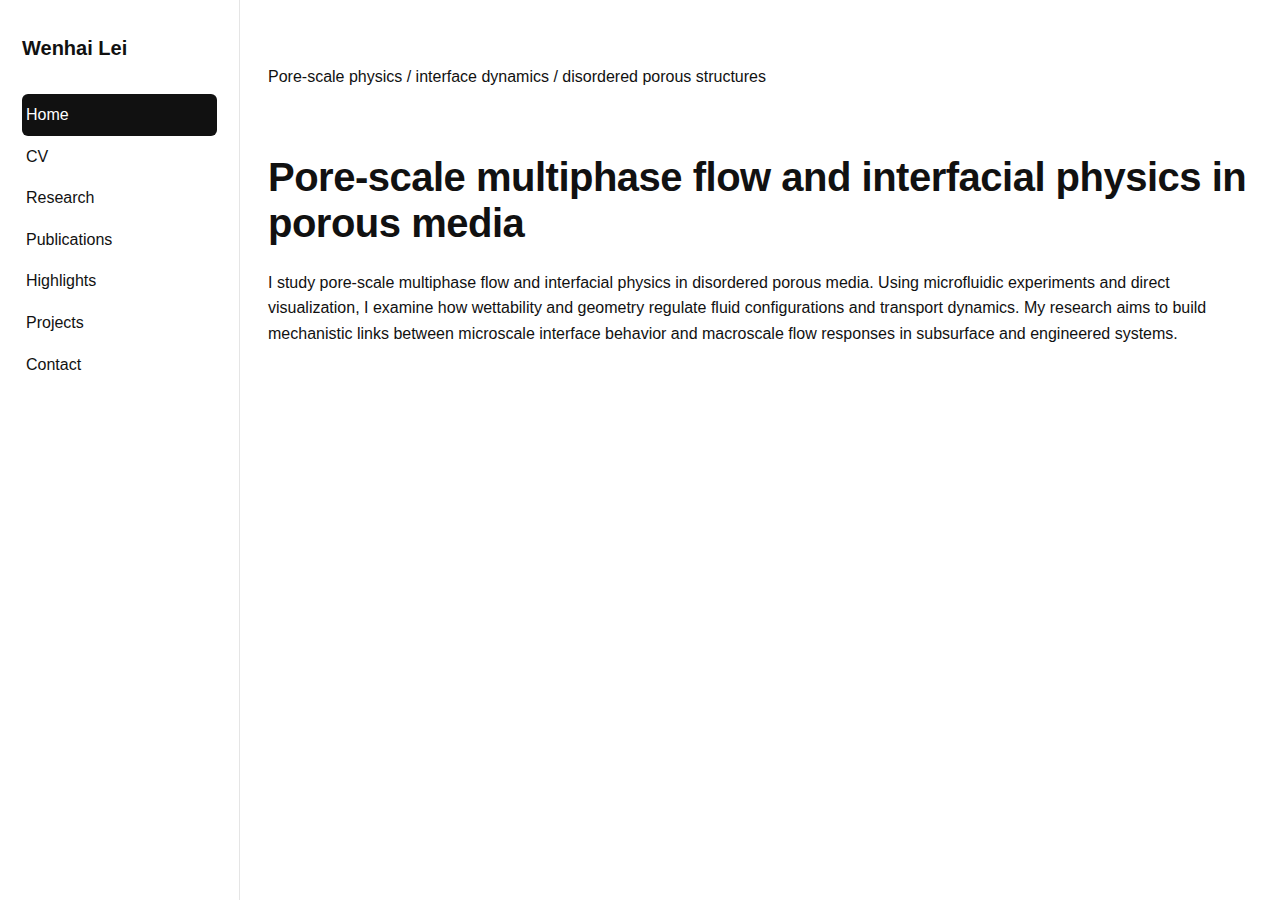
<file: index.html>
<!DOCTYPE html>
<html lang="en">
<head>
  <meta charset="UTF-8" />
  <meta name="viewport" content="width=device-width, initial-scale=1.0" />
  <title>Wenhai Lei</title>
  <link rel="stylesheet" href="style.css" />
</head>
<body>
<div class="layout">
  <aside class="sidebar">
    <div class="name">Wenhai Lei</div>
    <nav>
      <a href="index.html" class="active">Home</a>
      <a href="cv.html">CV</a>
      <a href="research.html">Research</a>
      <a href="publications.html">Publications</a>
      <a href="highlights.html">Highlights</a>
      <a href="projects.html">Projects</a>
      <a href="contact.html">Contact</a>
    </nav>
  </aside>

  <main>
    <!-- 轻微节奏呼吸定位句：副标题之下，主叙述之前 -->
    <p class="muted">Pore-scale physics / interface dynamics / disordered porous structures</p>

    <!-- 主标题下移形成节奏 -->
    <h1 style="margin-top:1.6em;">Pore-scale multiphase flow and interfacial physics in porous media</h1>
    <p>I study pore-scale multiphase flow and interfacial physics in disordered porous media. 
Using microfluidic experiments and direct visualization, I examine how wettability and geometry regulate fluid configurations and transport dynamics. 
My research aims to build mechanistic links between microscale interface behavior and macroscale flow responses in subsurface and engineered systems.
</p>
  </main>
</div>
</body>
</html>
</file>
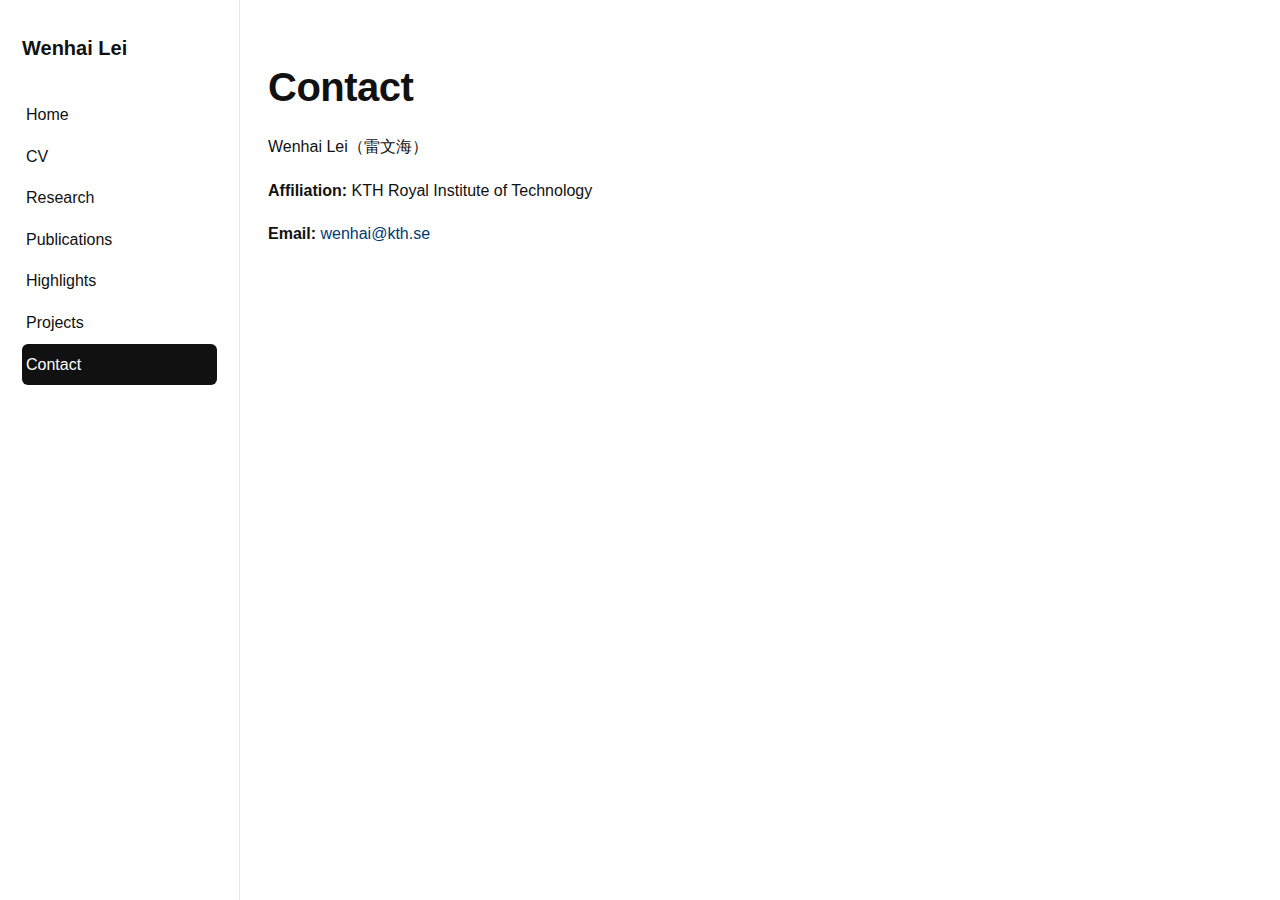
<file: contact.html>
<!DOCTYPE html>
<html lang="en">
<head>
<meta charset="UTF-8" />
<meta name="viewport" content="width=device-width, initial-scale=1.0" />
<title>Contact | Wenhai Lei</title>
<link rel="stylesheet" href="style.css" />
<!-- 联系方式页面：按你的要求，不放图片/LOGO，不放表单。仅英文可见文本，中文用于注释说明。 -->
</head>
<body>
<div class="layout">
  <!-- 左侧导航（与其他页面一致） -->
  <aside class="sidebar">
    <div class="name">Wenhai Lei</div>
    <nav>
      <a href="index.html">Home</a>
      <a href="cv.html">CV</a>
      <a href="research.html">Research</a>
      <a href="publications.html">Publications</a>
      <a href="highlights.html">Highlights</a>
      <a href="projects.html">Projects</a>
      <a href="contact.html" class="active">Contact</a>
    </nav>
  </aside>

  <!-- 主体内容区 -->
  <main>
    <h1>Contact</h1>
    <!-- 下面三行替换为你的真实信息（本段落对外显示） -->
    <p><strong></strong> Wenhai Lei（雷文海）</p>
    <p><strong>Affiliation:</strong> KTH Royal Institute of Technology</p>
    <p><strong>Email:</strong> <a href="mailto:wenhai@kth.se">wenhai@kth.se</a></p>

    <!-- 可选：添加办公地址/实验室链接/学术主页（英文显示，中文写在注释里） -->
    <!-- <p><strong>Office:</strong> Room 5204, Teknikringen 8G, Stockholm, Sweden</p> -->
    <!-- <p><strong>Google Scholar:</strong> <a href="#">link</a> · <strong>ORCID:</strong> <a href="#">link</a> · <strong>GitHub:</strong> <a href="#">link</a></p> -->
  </main>
</div>
</body>
</html>
</file>
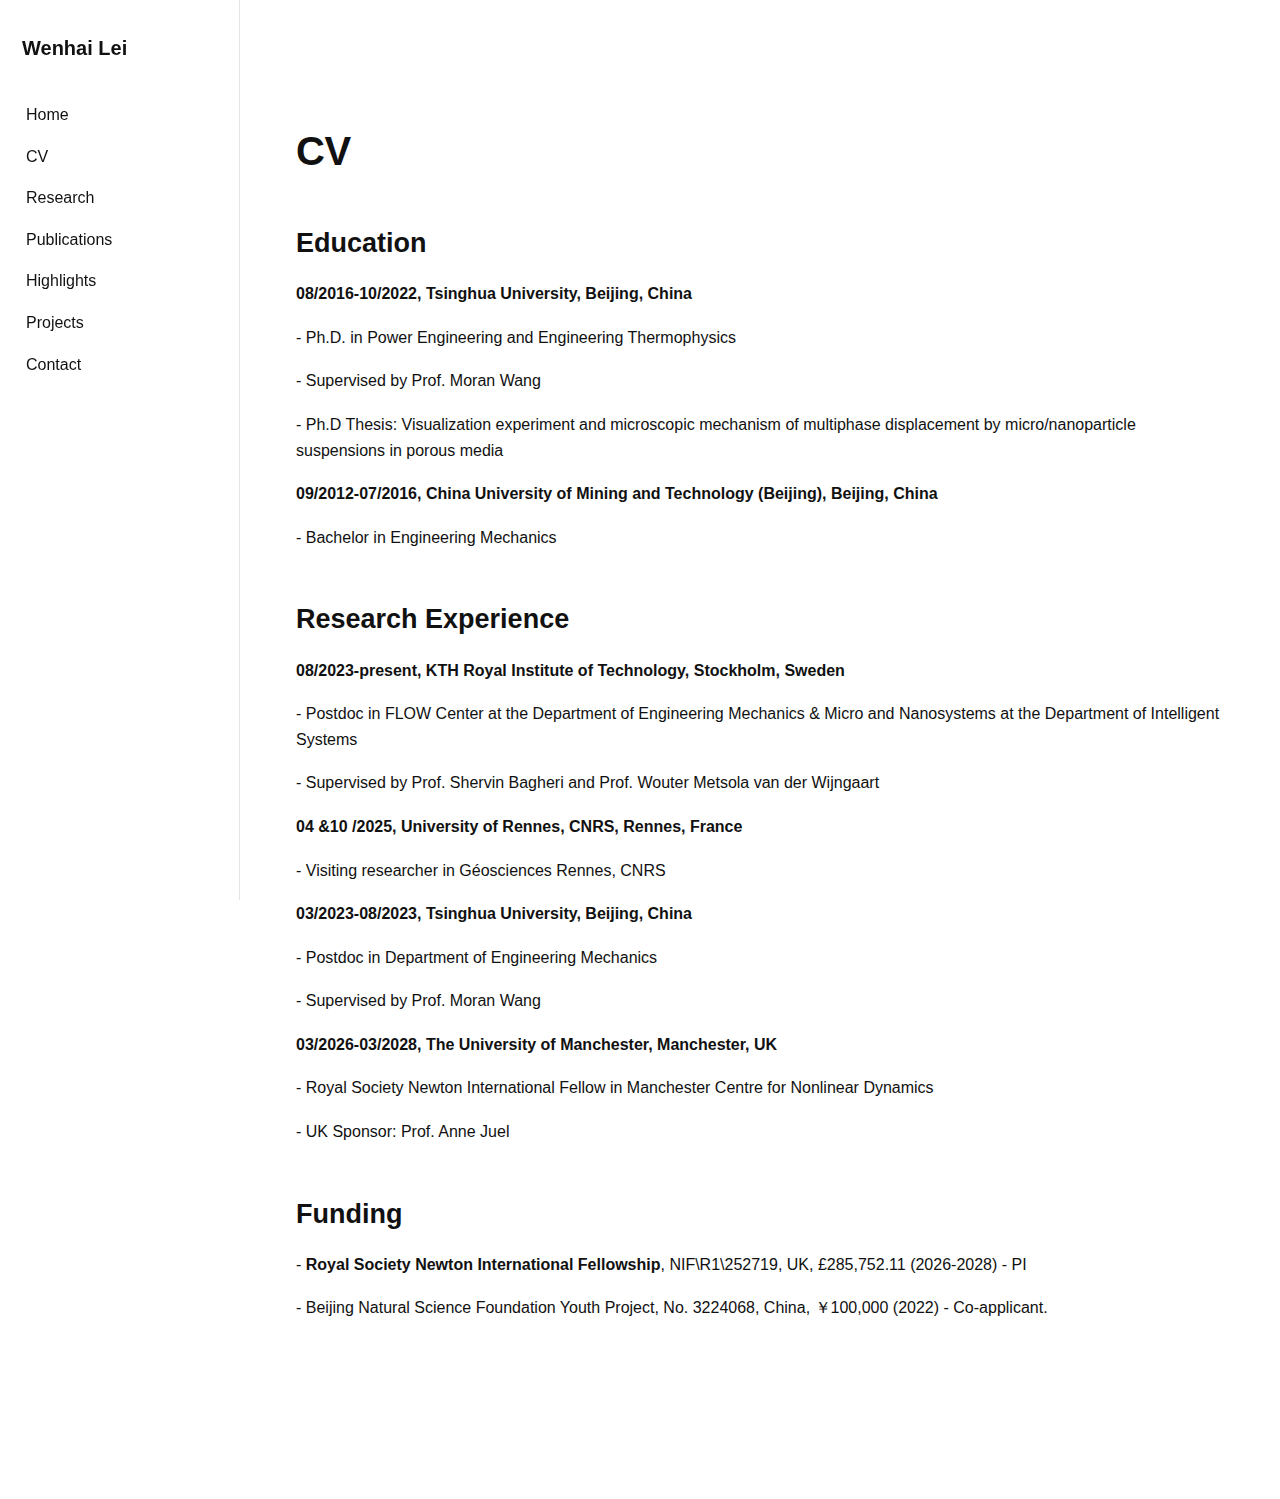
<file: cv.html>
<!DOCTYPE html>
<html lang="en">
<head>
<meta charset="UTF-8" />
<meta name="viewport" content="width=device-width, initial-scale=1.0" />
<title>CV | Wenhai Lei</title>
<link rel="stylesheet" href="styles.css" />
</head>
<body>
<div class="layout">
  <aside class="sidebar">
    <div class="name">Wenhai Lei</div>
    <nav>
      <a href="index.html">Home</a>
      <a href="cv.html">CV</a>
      <a href="research.html">Research</a>
      <a href="publications.html">Publications</a>
      <a href="highlights.html">Highlights</a>
      <a href="projects.html">Projects</a>
      <a href="contact.html">Contact</a>
    </nav>
  </aside>

  <main>
    <main class="content tight">
    <h1>CV</h1>

    <!-- ========================= EDUCATION ========================= -->
    <h2>Education</h2>
    <!-- 在此处粘贴你的教育经历（英文显示，中文注释不要删除） -->
    <!-- 示例格式：
    <p><strong>Ph.D., Petroleum Engineering</strong>, China University of Petroleum (Beijing), 2025</p>
    -->
    <p> <strong>08/2016-10/2022, Tsinghua University, Beijing, China</strong> </p>
        <p>    - Ph.D. in Power Engineering and Engineering Thermophysics</p> 
        <p>    - Supervised by Prof. Moran Wang</p>
        <p>    - Ph.D Thesis: Visualization experiment and microscopic mechanism of multiphase displacement by micro/nanoparticle suspensions in porous media </p>
   
    <p><strong>09/2012-07/2016, China University of Mining and Technology (Beijing), Beijing, China</strong></p>
        <p>    - Bachelor in Engineering Mechanics</p> 
    
    <!-- ========================= RESEARCH EXPERIENCE ========================= -->
    <h2>Research Experience</h2>
    <!-- 在此处粘贴你的科研/工作经历（按时间倒序） -->
    <p><strong>08/2023-present, KTH Royal Institute of Technology, Stockholm, Sweden</strong></p>
        <p>    - Postdoc in FLOW Center at the Department of Engineering Mechanics & Micro and Nanosystems at the Department of Intelligent Systems</p>
        <p>    - Supervised by Prof. Shervin Bagheri and Prof. Wouter Metsola van der Wijngaart</p>
        
    <p><strong>04 &10 /2025, University of Rennes, CNRS, Rennes, France</strong></p>
        <p>    - Visiting researcher in Géosciences Rennes, CNRS</p> 
    
    <p><strong>03/2023-08/2023, Tsinghua University, Beijing, China</strong></p>
        <p>    - Postdoc in Department of Engineering Mechanics</p>
        <p>    - Supervised by Prof. Moran Wang</p>
          
    <p><strong>03/2026-03/2028, The University of Manchester, Manchester, UK</strong></p>
        <p>    - Royal Society Newton International Fellow in Manchester Centre for Nonlinear Dynamics</p>  
        <p>    - UK Sponsor: Prof. Anne Juel</p>    
          
    <!-- ========================= FUNDING ========================= -->
    <h2>Funding</h2>
    <!-- 在此处粘贴你主持/参与的项目（英文显示） -->
        <p>    - <strong>Royal Society Newton International Fellowship</strong>, NIF\R1\252719, UK, £285,752.11 (2026-2028) - PI</p> 
        <p>    - Beijing Natural Science Foundation Youth Project, No. 3224068, China, ￥100,000 (2022) - Co-applicant. </p> 
  
  </main>
</div>

</body>
</html>
</file>
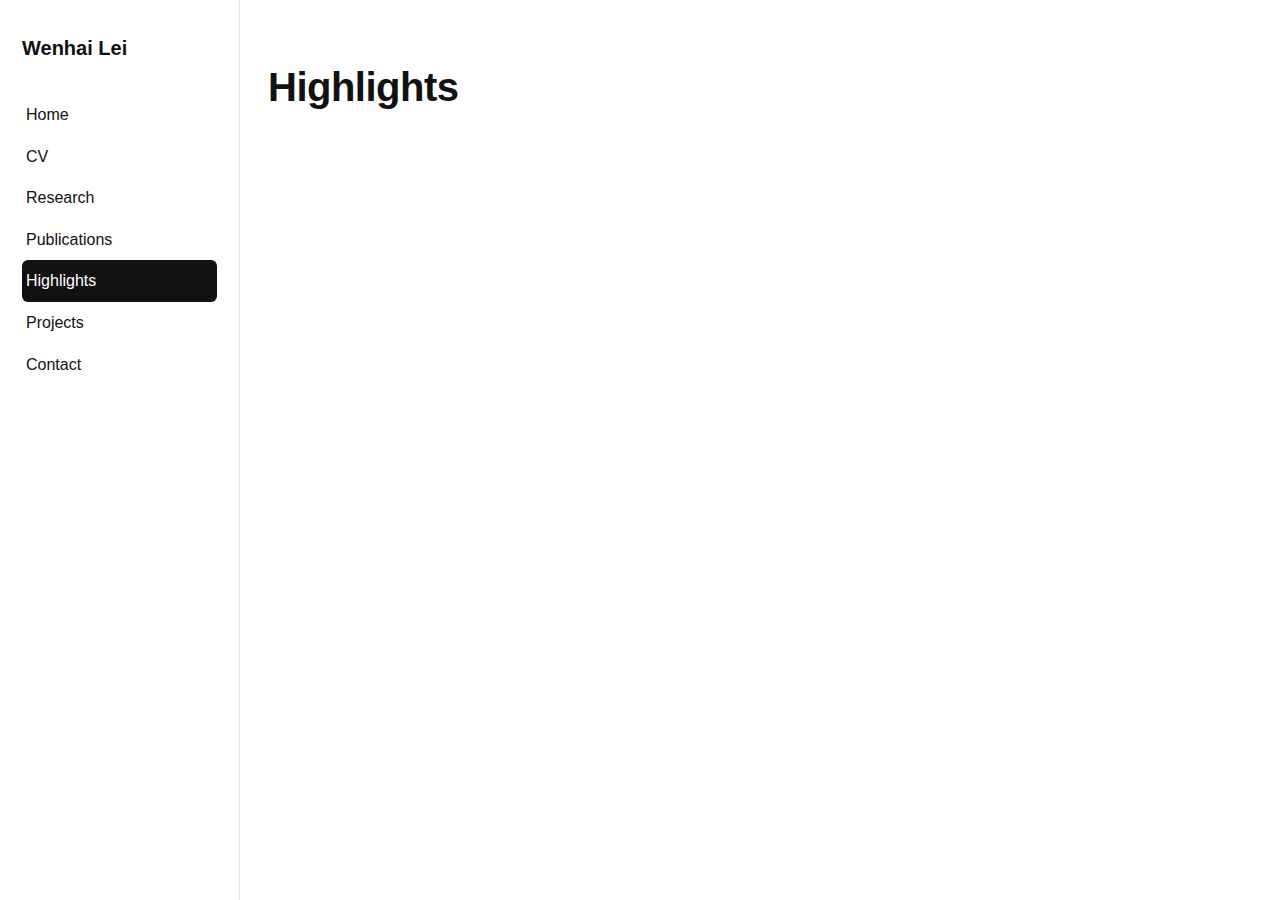
<file: highlights.html>
<!DOCTYPE html>
<html lang="en">
<head>
  <meta charset="UTF-8" />
  <meta name="viewport" content="width=device-width, initial-scale=1.0" />
  <title>Highlights | Wenhai Lei</title>
  <link rel="stylesheet" href="styles.css" />
</head>
<body>
<div class="layout">
  <aside class="sidebar">
    <div class="name">Wenhai Lei</div>
    <nav>
      <a href="index.html">Home</a>
      <a href="cv.html">CV</a>
      <a href="research.html">Research</a>
      <a href="publications.html">Publications</a>
      <a href="highlights.html" class="active">Highlights</a>
      <a href="projects.html">Projects</a>
      <a href="contact.html">Contact</a>
    </nav>
  </aside>

  <main>
    <h1>Highlights</h1>

    <!--
    本页是可选的“展示页”。
    如果你不想展示任何内容，可以保持为空，不影响整体结构。
    如果未来需要展示：
    可放置：
      1) 获奖 / 提名 / 媒体报道
      2) 邀请报告 / Keynote / Seminar
      3) 合作团队 or Lab 成员照片（如未来建立独立团队）
    所有内容建议用 <ul> 简短列表，不要堆图。
    -->

    <p><!-- 暂时留空，无内容展示 --></p>
  </main>
</div>
</body>
</html>
</file>
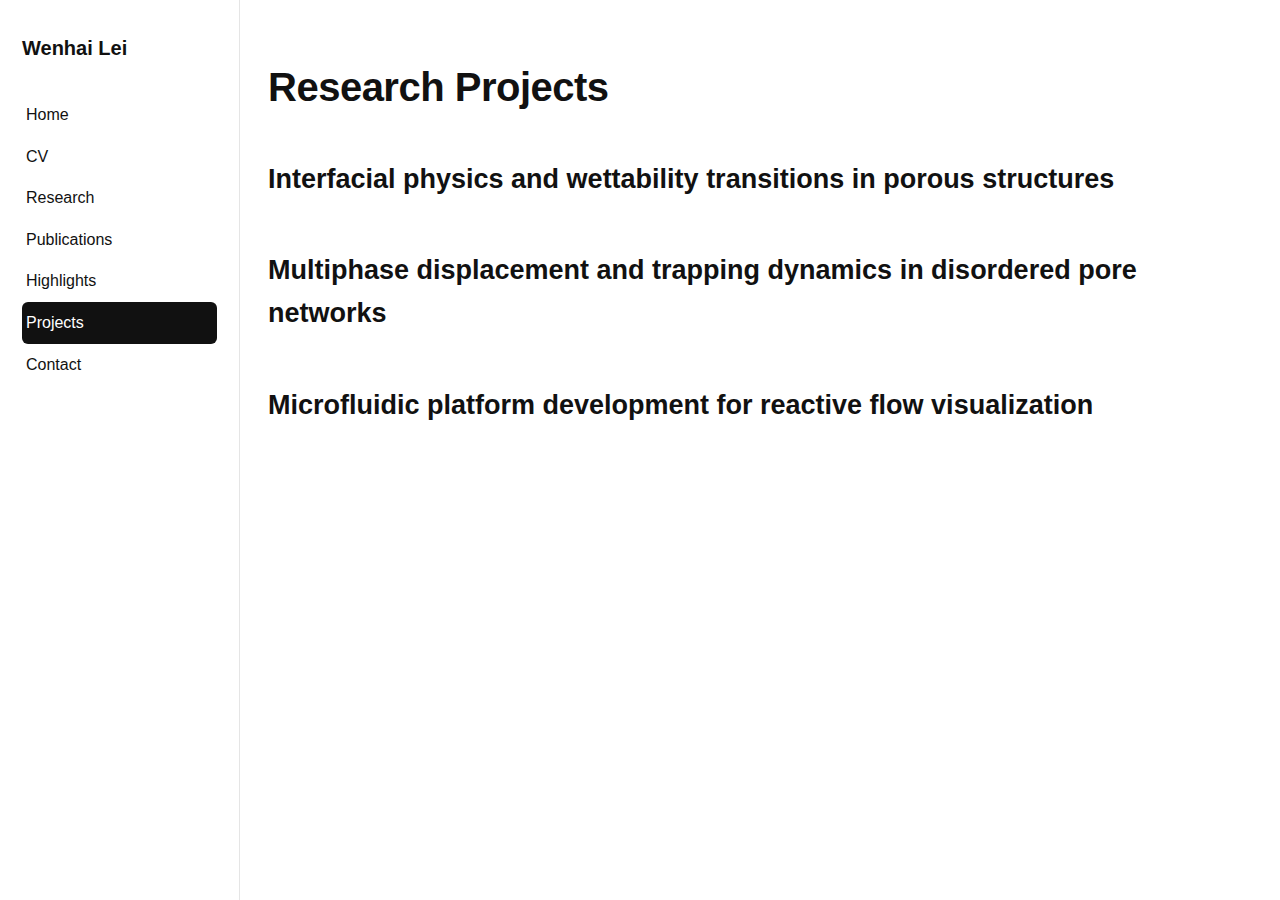
<file: projects.html>
<!DOCTYPE html>
<html lang="en">
<head>
  <meta charset="UTF-8" />
  <meta name="viewport" content="width=device-width, initial-scale=1.0" />
  <title>Projects | Wenhai Lei</title>
  <link rel="stylesheet" href="styles.css" />
</head>
<body>
<div class="layout">
  <aside class="sidebar">
    <div class="name">Wenhai Lei</div>
    <nav>
      <a href="index.html">Home</a>
      <a href="cv.html">CV</a>
      <a href="research.html">Research</a>
      <a href="publications.html">Publications</a>
      <a href="highlights.html">Highlights</a>
      <a href="projects.html" class="active">Projects</a>
      <a href="contact.html">Contact</a>
    </nav>
  </aside>

  <main>
    <h1>Research Projects</h1>

    <!--
    本页面用于展示“研究主线”，而不是具体学生/子课题。
    页面可见内容为英文，说明提示均为中文。
    每条主线建议写 3-6 行英文： 问题 → 方法 → 目标，不需要图。
    -->

    <section>
      <h2>Interfacial physics and wettability transitions in porous structures</h2>
      <p>
        <!-- 在这里写 2-4 句英文，描述你研究的“界面物理 + 润湿性切换机制”。
        建议结构：
        We investigate how wettability influences fluid-fluid interfaces in 2D and 3D replicated porous networks.
        Using microfluidic visualization, we resolve dynamic contact-line motion and curvature-regulated instabilities.
        These results establish mechanistic links between pore-scale interfacial physics and macroscopic displacement responses.
        -->
      </p>
    </section>

    <section>
      <h2>Multiphase displacement and trapping dynamics in disordered pore networks</h2>
      <p>
        <!-- 在这里写 2-4 句英文，描述“多相驱替、困滞、指进、俘获机制”。
        建议结构：
        We quantify displacement patterns and residual trapping under capillary-viscous competition.
        Microfluidic experiments reveal how geometry heterogeneity controls fluid entrapment, reversal pathways, and recovery efficiency.
        These insights provide mechanistic constraints for subsurface energy and geologic carbon storage scenarios.
        -->
      </p>
    </section>

    <section>
      <h2>Microfluidic platform development for reactive flow visualization</h2>
      <p>
        <!-- 在这里写 2-4 句英文，描述“芯片设计 + 系统集成 + 可视化建模”。
        建议结构：
        We design microfluidic platforms that replicate mineralogical, chemical, and geometric complexity at pore-scale.
        Integrated imaging, flow control, and reactive transport modules enable real-time visualization of dissolution, precipitation, and multiphase transitions.
        This platform links material reactivity to emergent flow behavior.
        -->
      </p>
    </section>

  </main>
</div>
</body>
</html>
</file>
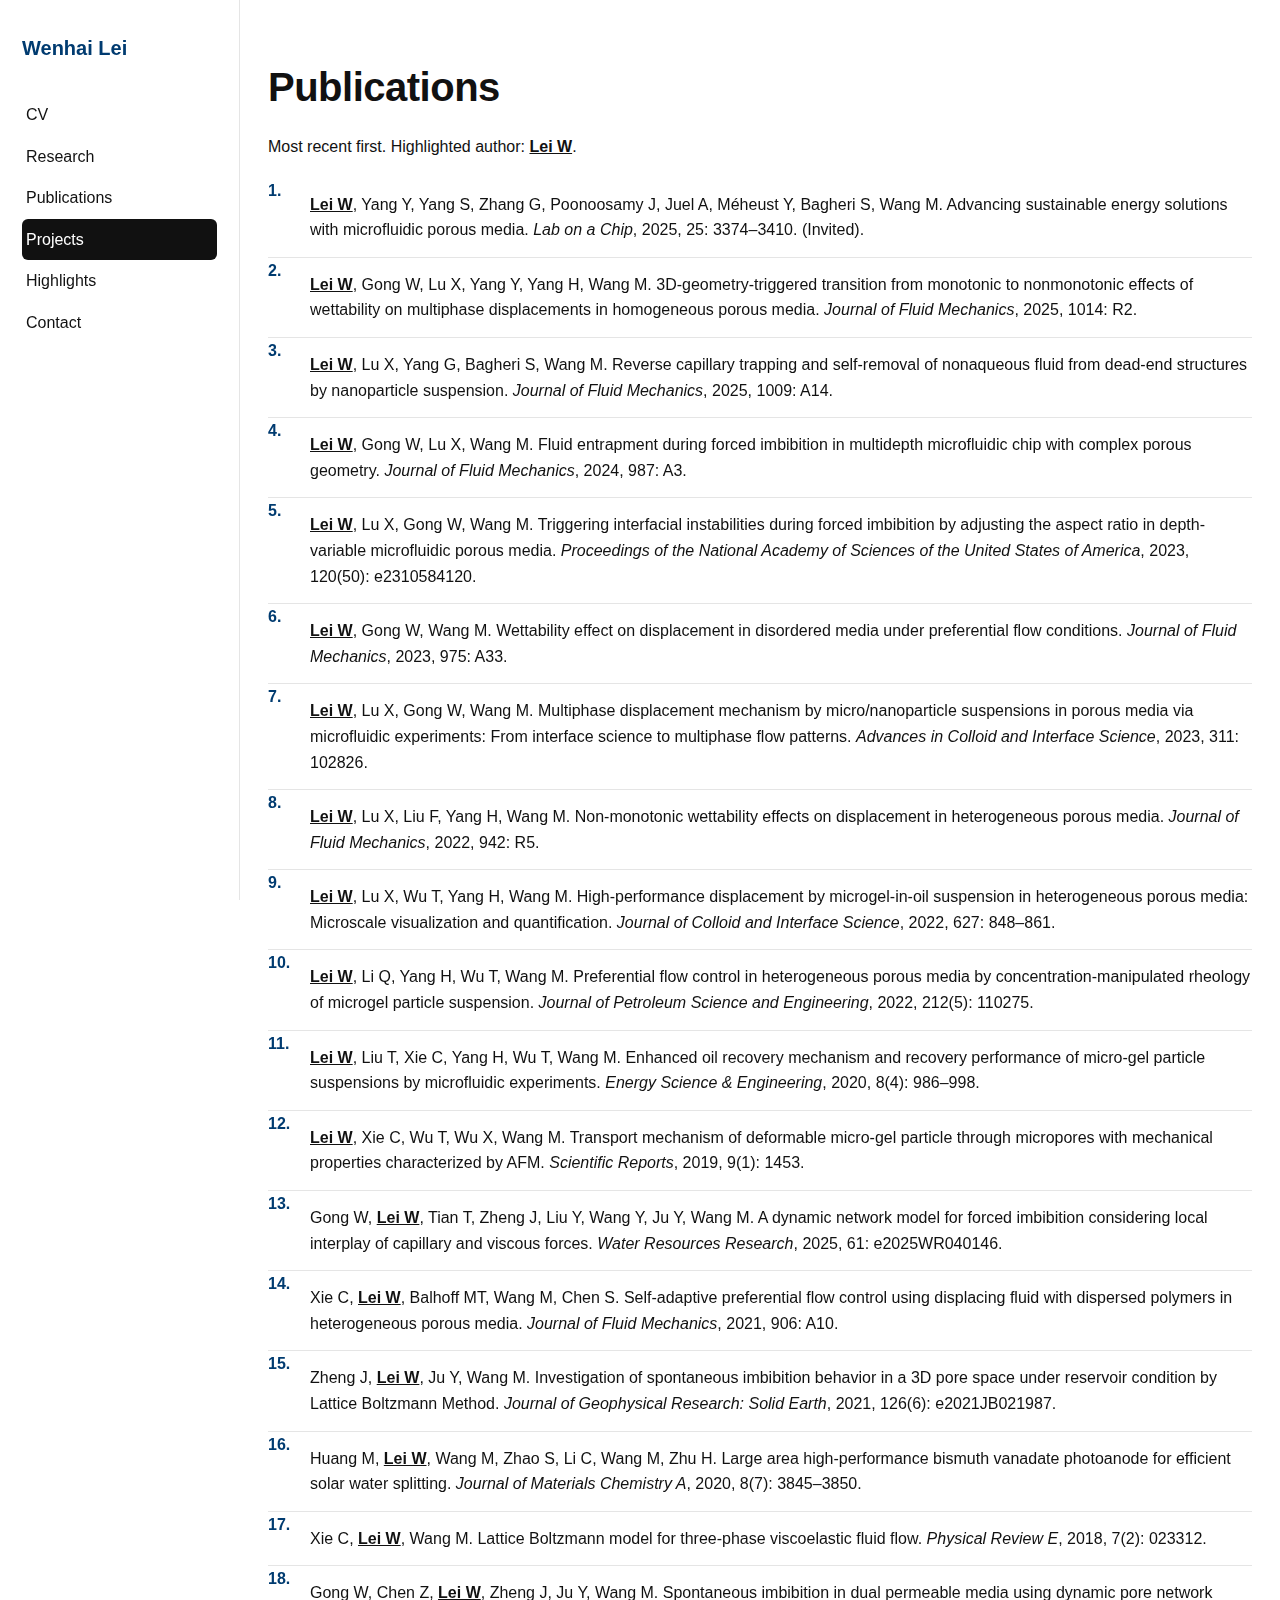
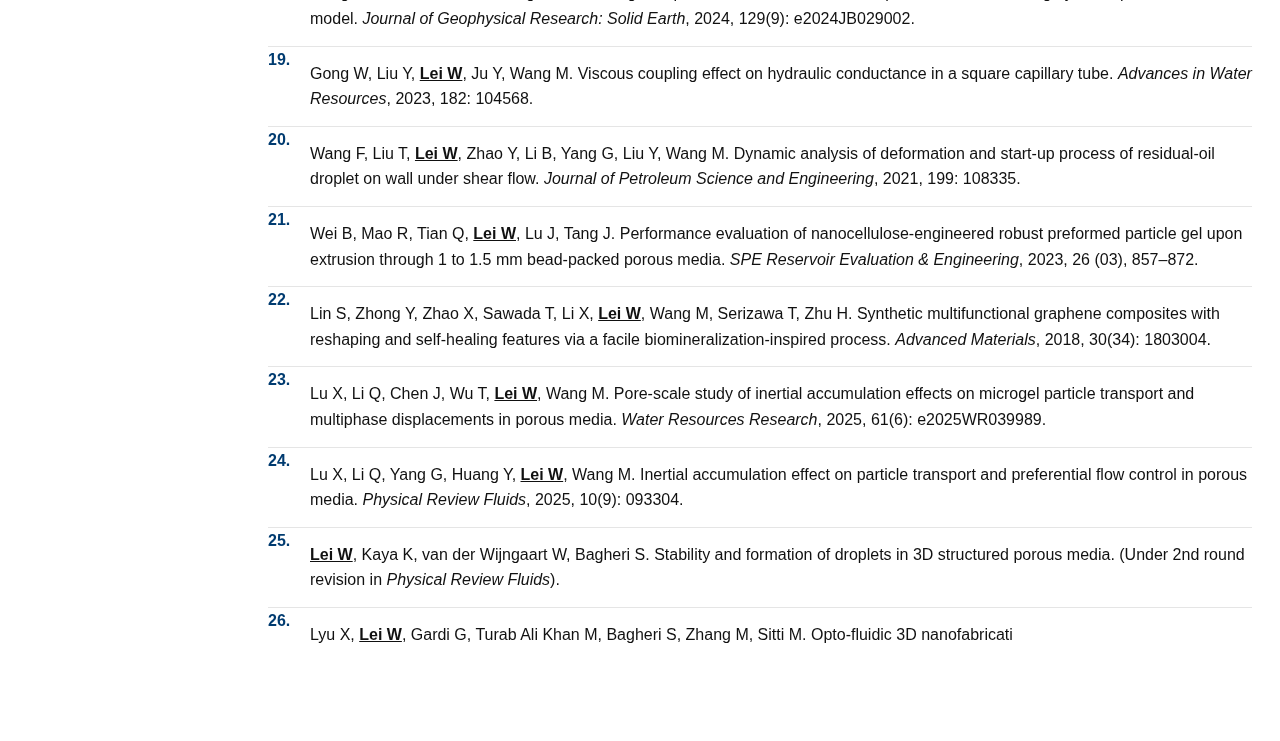
<file: publications.html>
<!DOCTYPE html>
<html lang="en">
<head>
<meta charset="UTF-8" />
<meta name="viewport" content="width=device-width, initial-scale=1.0" />
<title>Publications | Wenhai Lei</title>
<link rel="stylesheet" href="style.css" />
</head>
<body>
<div class="layout">
  <aside class="sidebar">
    <div class="name">
      <a href="index.html">Wenhai Lei</a>
    </div>

    <nav>

      <a href="cv.html">CV</a>
      <a href="research.html">Research</a>
      <a href="publications.html">Publications</a>
      <a href="projects.html" class="active">Projects</a>
      <a href="highlights.html">Highlights</a>
      <a href="contact.html">Contact</a>
    </nav>
  </aside>

  <main class="content left">
    <h1>Publications</h1>
    <p>Most recent first. Highlighted author: <strong><u>Lei W</u></strong>.</p>

    <ol id="pub-list">
<li><strong><u>Lei W</u></strong>, Yang Y, Yang S, Zhang G, Poonoosamy J, Juel A, Méheust Y, Bagheri S, Wang M. Advancing sustainable energy solutions with microfluidic porous media. <em>Lab on a Chip</em>, 2025, 25: 3374–3410. (Invited).</li>
<li><strong><u>Lei W</u></strong>, Gong W, Lu X, Yang Y, Yang H, Wang M. 3D-geometry-triggered transition from monotonic to nonmonotonic effects of wettability on multiphase displacements in homogeneous porous media. <em>Journal of Fluid Mechanics</em>, 2025, 1014: R2.</li>
<li><strong><u>Lei W</u></strong>, Lu X, Yang G, Bagheri S, Wang M. Reverse capillary trapping and self-removal of nonaqueous fluid from dead-end structures by nanoparticle suspension. <em>Journal of Fluid Mechanics</em>, 2025, 1009: A14.</li>
<li><strong><u>Lei W</u></strong>, Gong W, Lu X, Wang M. Fluid entrapment during forced imbibition in multidepth microfluidic chip with complex porous geometry. <em>Journal of Fluid Mechanics</em>, 2024, 987: A3.</li>
<li><strong><u>Lei W</u></strong>, Lu X, Gong W, Wang M. Triggering interfacial instabilities during forced imbibition by adjusting the aspect ratio in depth-variable microfluidic porous media. <em>Proceedings of the National Academy of Sciences of the United States of America</em>, 2023, 120(50): e2310584120.</li>
<li><strong><u>Lei W</u></strong>, Gong W, Wang M. Wettability effect on displacement in disordered media under preferential flow conditions. <em>Journal of Fluid Mechanics</em>, 2023, 975: A33.</li>
<li><strong><u>Lei W</u></strong>, Lu X, Gong W, Wang M. Multiphase displacement mechanism by micro/nanoparticle suspensions in porous media via microfluidic experiments: From interface science to multiphase flow patterns. <em>Advances in Colloid and Interface Science</em>, 2023, 311: 102826.</li>
<li><strong><u>Lei W</u></strong>, Lu X, Liu F, Yang H, Wang M. Non-monotonic wettability effects on displacement in heterogeneous porous media. <em>Journal of Fluid Mechanics</em>, 2022, 942: R5.</li>
<li><strong><u>Lei W</u></strong>, Lu X, Wu T, Yang H, Wang M. High-performance displacement by microgel-in-oil suspension in heterogeneous porous media: Microscale visualization and quantification. <em>Journal of Colloid and Interface Science</em>, 2022, 627: 848–861.</li>
<li><strong><u>Lei W</u></strong>, Li Q, Yang H, Wu T, Wang M. Preferential flow control in heterogeneous porous media by concentration-manipulated rheology of microgel particle suspension. <em>Journal of Petroleum Science and Engineering</em>, 2022, 212(5): 110275.</li>
<li><strong><u>Lei W</u></strong>, Liu T, Xie C, Yang H, Wu T, Wang M. Enhanced oil recovery mechanism and recovery performance of micro-gel particle suspensions by microfluidic experiments. <em>Energy Science & Engineering</em>, 2020, 8(4): 986–998.</li>
<li><strong><u>Lei W</u></strong>, Xie C, Wu T, Wu X, Wang M. Transport mechanism of deformable micro-gel particle through micropores with mechanical properties characterized by AFM. <em>Scientific Reports</em>, 2019, 9(1): 1453.</li>
<li>Gong W, <strong><u>Lei W</u></strong>, Tian T, Zheng J, Liu Y, Wang Y, Ju Y, Wang M. A dynamic network model for forced imbibition considering local interplay of capillary and viscous forces. <em>Water Resources Research</em>, 2025, 61: e2025WR040146.</li>
<li>Xie C, <strong><u>Lei W</u></strong>, Balhoff MT, Wang M, Chen S. Self-adaptive preferential flow control using displacing fluid with dispersed polymers in heterogeneous porous media. <em>Journal of Fluid Mechanics</em>, 2021, 906: A10.</li>
<li>Zheng J, <strong><u>Lei W</u></strong>, Ju Y, Wang M. Investigation of spontaneous imbibition behavior in a 3D pore space under reservoir condition by Lattice Boltzmann Method. <em>Journal of Geophysical Research: Solid Earth</em>, 2021, 126(6): e2021JB021987.</li>
<li>Huang M, <strong><u>Lei W</u></strong>, Wang M, Zhao S, Li C, Wang M, Zhu H. Large area high-performance bismuth vanadate photoanode for efficient solar water splitting. <em>Journal of Materials Chemistry A</em>, 2020, 8(7): 3845–3850.</li>
<li>Xie C, <strong><u>Lei W</u></strong>, Wang M. Lattice Boltzmann model for three-phase viscoelastic fluid flow. <em>Physical Review E</em>, 2018, 7(2): 023312.</li>
<li>Gong W, Chen Z, <strong><u>Lei W</u></strong>, Zheng J, Ju Y, Wang M. Spontaneous imbibition in dual permeable media using dynamic pore network model. <em>Journal of Geophysical Research: Solid Earth</em>, 2024, 129(9): e2024JB029002.</li>
<li>Gong W, Liu Y, <strong><u>Lei W</u></strong>, Ju Y, Wang M. Viscous coupling effect on hydraulic conductance in a square capillary tube. <em>Advances in Water Resources</em>, 2023, 182: 104568.</li>
<li>Wang F, Liu T, <strong><u>Lei W</u></strong>, Zhao Y, Li B, Yang G, Liu Y, Wang M. Dynamic analysis of deformation and start-up process of residual-oil droplet on wall under shear flow. <em>Journal of Petroleum Science and Engineering</em>, 2021, 199: 108335.</li>
<li>Wei B, Mao R, Tian Q, <strong><u>Lei W</u></strong>, Lu J, Tang J. Performance evaluation of nanocellulose-engineered robust preformed particle gel upon extrusion through 1 to 1.5 mm bead-packed porous media. <em>SPE Reservoir Evaluation & Engineering</em>, 2023, 26 (03), 857–872.</li>
<li>Lin S, Zhong Y, Zhao X, Sawada T, Li X, <strong><u>Lei W</u></strong>, Wang M, Serizawa T, Zhu H. Synthetic multifunctional graphene composites with reshaping and self-healing features via a facile biomineralization-inspired process. <em>Advanced Materials</em>, 2018, 30(34): 1803004.</li>
<li>Lu X, Li Q, Chen J, Wu T, <strong><u>Lei W</u></strong>, Wang M. Pore-scale study of inertial accumulation effects on microgel particle transport and multiphase displacements in porous media. <em>Water Resources Research</em>, 2025, 61(6): e2025WR039989.</li>
<li>Lu X, Li Q, Yang G, Huang Y, <strong><u>Lei W</u></strong>, Wang M. Inertial accumulation effect on particle transport and preferential flow control in porous media. <em>Physical Review Fluids</em>, 2025, 10(9): 093304.</li>
<li><strong><u>Lei W</u></strong>, Kaya K, van der Wijngaart W, Bagheri S. Stability and formation of droplets in 3D structured porous media. (Under 2nd round revision in <em>Physical Review Fluids</em>).</li>
<li>Lyu X, <strong><u>Lei W</u></strong>, Gardi G, Turab Ali Khan M, Bagheri S, Zhang M, Sitti M. Opto-fluidic 3D nanofabricati
  </main>
</div>
</body>
</html>
</file>
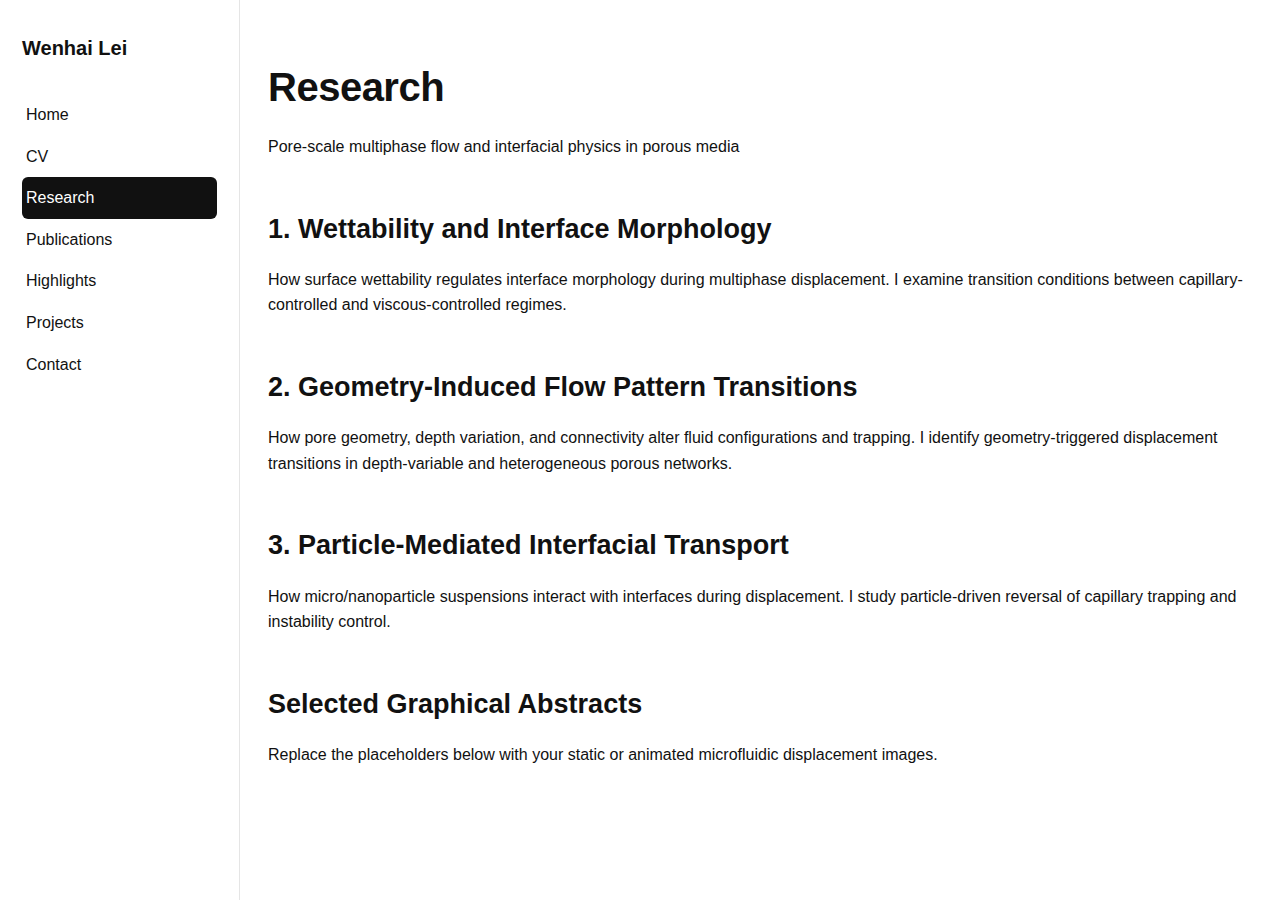
<file: research.html>
<!DOCTYPE html>
<html lang="en">
<head>
  <meta charset="UTF-8" />
  <meta name="viewport" content="width=device-width, initial-scale=1.0" />
  <title>Research - Wenhai Lei</title>
  <link rel="stylesheet" href="style.css" />
</head>

<body>
<div class="layout">

  <!-- 左侧导航 -->
  <aside class="sidebar">
    <div class="name">Wenhai Lei</div>
    <nav>
      <a href="index.html">Home</a>
      <a href="cv.html">CV</a>
      <a href="research.html" class="active">Research</a>
      <a href="publications.html">Publications</a>
      <a href="highlights.html">Highlights</a>
      <a href="projects.html">Projects</a>
      <a href="contact.html">Contact</a>
    </nav>
  </aside>

  <!-- 内容主体 -->
  <main class="content left">

    <h1>Research</h1>

    <!-- 一句话定位（冷静版） -->
    <p class="muted">
      Pore-scale multiphase flow and interfacial physics in porous media
    </p>


    <!-- ==================== Theme 1 ==================== -->
    <h2>1. Wettability and Interface Morphology</h2>
    <p>
      How surface wettability regulates interface morphology during multiphase displacement.  
      I examine transition conditions between capillary-controlled and viscous-controlled regimes.
    </p>

    <!-- 图示占位（替换为你的示意图 → 比如 600px 宽） -->
    <!-- <img src="research_wettability.jpg" alt="" style="margin:28px 0;"> -->


    <!-- ==================== Theme 2 ==================== -->
    <h2>2. Geometry-Induced Flow Pattern Transitions</h2>
    <p>
      How pore geometry, depth variation, and connectivity alter fluid configurations and trapping.  
      I identify geometry-triggered displacement transitions in depth-variable and heterogeneous porous networks.
    </p>

    <!-- 图示占位 -->
    <!-- <img src="research_geometry.jpg" alt="" style="margin:28px 0;"> -->


    <!-- ==================== Theme 3 ==================== -->
    <h2>3. Particle-Mediated Interfacial Transport</h2>
    <p>
      How micro/nanoparticle suspensions interact with interfaces during displacement.  
      I study particle-driven reversal of capillary trapping and instability control.
    </p>

    <!-- 图示占位 -->
    <!-- <img src="research_particles.jpg" alt="" style="margin:28px 0;"> -->


    <!-- Selected graphical abstracts -->
    <h2>Selected Graphical Abstracts</h2>
    <p class="muted">Replace the placeholders below with your static or animated microfluidic displacement images.</p>

    <!-- 图片网格占位（你只需替换 src，即可呈现整齐科学风） -->
    <div style="display:grid; grid-template-columns:1fr 1fr; gap:24px; margin-top:20px;">
      <!-- <img src="fig1.jpg" alt=""> -->
      <!-- <img src="fig2.jpg" alt=""> -->
      <!-- <img src="fig3.jpg" alt=""> -->
      <!-- <img src="fig4.jpg" alt=""> -->
    </div>

  </main>

</div>
</body>
</html>
</file>
<file: style.css>
/*
Minimalist Academic Theme — "A"
冷静、克制、高级留白风；为学者而非展示。
所有页面共享该样式。
==================================================== */

:root{
  --font: "Inter", -apple-system, BlinkMacSystemFont, Helvetica, Arial, sans-serif;
  --mono: "JetBrains Mono", Consolas, monospace;

  --ink: #111;            /* 主文字：深墨黑 */
  --muted: #6b7280;       /* 次级文字 */
  --line: #e5e5e5;        /* 边界线 */
  --brand: #003b70;       /* 冷静学术蓝（降低存在感） */

  --bg: #ffffff;
  --bg-alt: #f7f8fa;

  --fz-sm: 14px;
  --fz-md: 16px;
  --fz-lg: 19px;
  --fz-xl: 27px;
  --fz-xxl: 40px;

  --container: 860px;
}

*{ box-sizing:border-box; margin:0; padding:0; }
html,body{ height:100%; background:var(--bg); color:var(--ink); font-family:var(--font); line-height:1.6; }
img{ max-width:100%; display:block; }
a{ color:var(--brand); text-decoration:none; }
a:hover{ text-decoration:underline; }

/* 整体布局 */
.layout{ display:grid; grid-template-columns: 240px 1fr; min-height:100vh; }
.sidebar{ border-right:1px solid var(--line); padding:32px 22px; position:sticky; top:0; height:100vh; }
.sidebar .name{ font-weight:700; font-size:20px; margin-bottom:30px; }
.sidebar nav a{ display:block; padding:8px 4px; font-size:var(--fz-md); color:var(--ink); border-radius:6px; }
.sidebar nav a:hover{ background:var(--bg-alt); }
.sidebar nav a.active{ background:var(--ink); color:#fff; }

main{ padding:64px 28px 80px; }
h1{ font-size:var(--fz-xxl); margin:0 0 0.6em; letter-spacing:-0.5px; line-height:1.15; }
h2{ font-size:var(--fz-xl); margin:48px 0 16px; font-weight:600; }
p{ margin-bottom:18px; font-size:var(--fz-md); }

/* 列表样式 */
ul,ol{ padding-left:0; list-style:none; }
li{ padding:14px 0; border-bottom:1px solid var(--line); }
li:last-child{ border-bottom:none; }

/* Publications 自动编号 */
#pub-list{ counter-reset: num; }
#pub-list li{ position:relative; padding-left:42px; }
#pub-list li::before{
  counter-increment:num;
  content: counter(num) ".";
  position:absolute; left:0; top:0;
  color:var(--brand);
  font-weight:700;
}

/* 窄屏兼容 */
@media(max-width:960px){
  .layout{ grid-template-columns:1fr; }
  .sidebar{ position:relative; height:auto; border-right:none; border-bottom:1px solid var(--line); }
  main{ padding:32px 20px; }
  h1{ font-size:32px; }
}
</file>
<file: styles.css>
/*
Minimalist Academic Theme — "A"
冷静、克制、高级留白风；为学者而非展示。
所有页面共享该样式。
==================================================== */

:root{
  --font: "Inter", -apple-system, BlinkMacSystemFont, Helvetica, Arial, sans-serif;
  --mono: "JetBrains Mono", Consolas, monospace;

  --ink: #111;            /* 主文字：深墨黑 */
  --muted: #6b7280;       /* 次级文字 */
  --line: #e5e5e5;        /* 边界线 */
  --brand: #003b70;       /* 冷静学术蓝（降低存在感） */

  --bg: #ffffff;
  --bg-alt: #f7f8fa;

  --fz-sm: 14px;
  --fz-md: 16px;
  --fz-lg: 19px;
  --fz-xl: 27px;
  --fz-xxl: 40px;

  --container: 860px;
}

*{ box-sizing:border-box; margin:0; padding:0; }
html,body{ height:100%; background:var(--bg); color:var(--ink); font-family:var(--font); line-height:1.6; }
img{ max-width:100%; display:block; }
a{ color:var(--brand); text-decoration:none; }
a:hover{ text-decoration:underline; }

/* 整体布局 */
.layout{ display:grid; grid-template-columns: 240px 1fr; min-height:100vh; }
.sidebar{ border-right:1px solid var(--line); padding:32px 22px; position:sticky; top:0; height:100vh; }
.sidebar .name{ font-weight:700; font-size:20px; margin-bottom:30px; }
.sidebar nav a{ display:block; padding:8px 4px; font-size:var(--fz-md); color:var(--ink); border-radius:6px; }
.sidebar nav a:hover{ background:var(--bg-alt); }
.sidebar nav a.active{ background:var(--ink); color:#fff; }

main{ padding:64px 28px 80px; }
h1{ font-size:var(--fz-xxl); margin:0 0 0.6em; letter-spacing:-0.5px; line-height:1.15; }
h2{ font-size:var(--fz-xl); margin:48px 0 16px; font-weight:600; }
p{ margin-bottom:18px; font-size:var(--fz-md); }

/* 列表样式 */
ul,ol{ padding-left:0; list-style:none; }
li{ padding:14px 0; border-bottom:1px solid var(--line); }
li:last-child{ border-bottom:none; }

/* Publications 自动编号 */
#pub-list{ counter-reset: num; }
#pub-list li{ position:relative; padding-left:42px; }
#pub-list li::before{
  counter-increment:num;
  content: counter(num) ".";
  position:absolute; left:0; top:0;
  color:var(--brand);
  font-weight:700;
}

/* 窄屏兼容 */
@media(max-width:960px){
  .layout{ grid-template-columns:1fr; }
  .sidebar{ position:relative; height:auto; border-right:none; border-bottom:1px solid var(--line); }
  main{ padding:32px 20px; }
  h1{ font-size:32px; }
}
</file>
